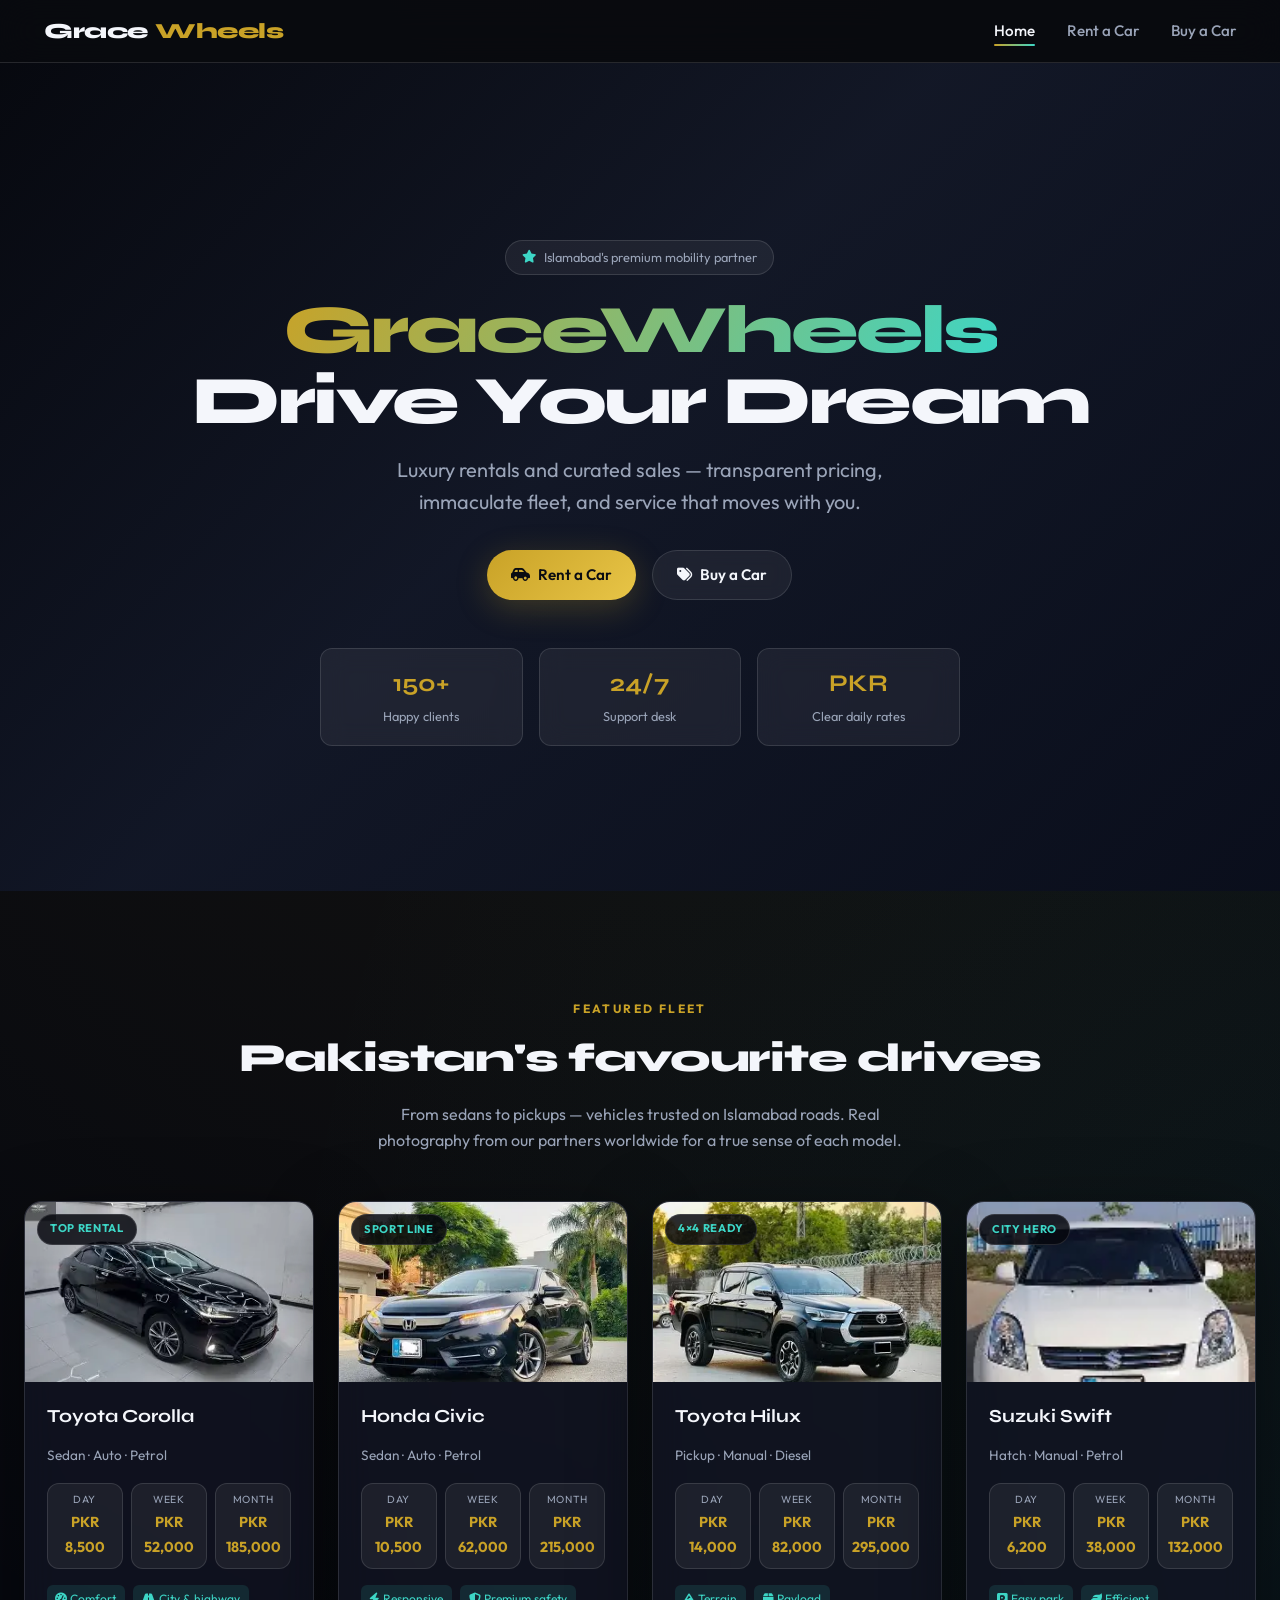
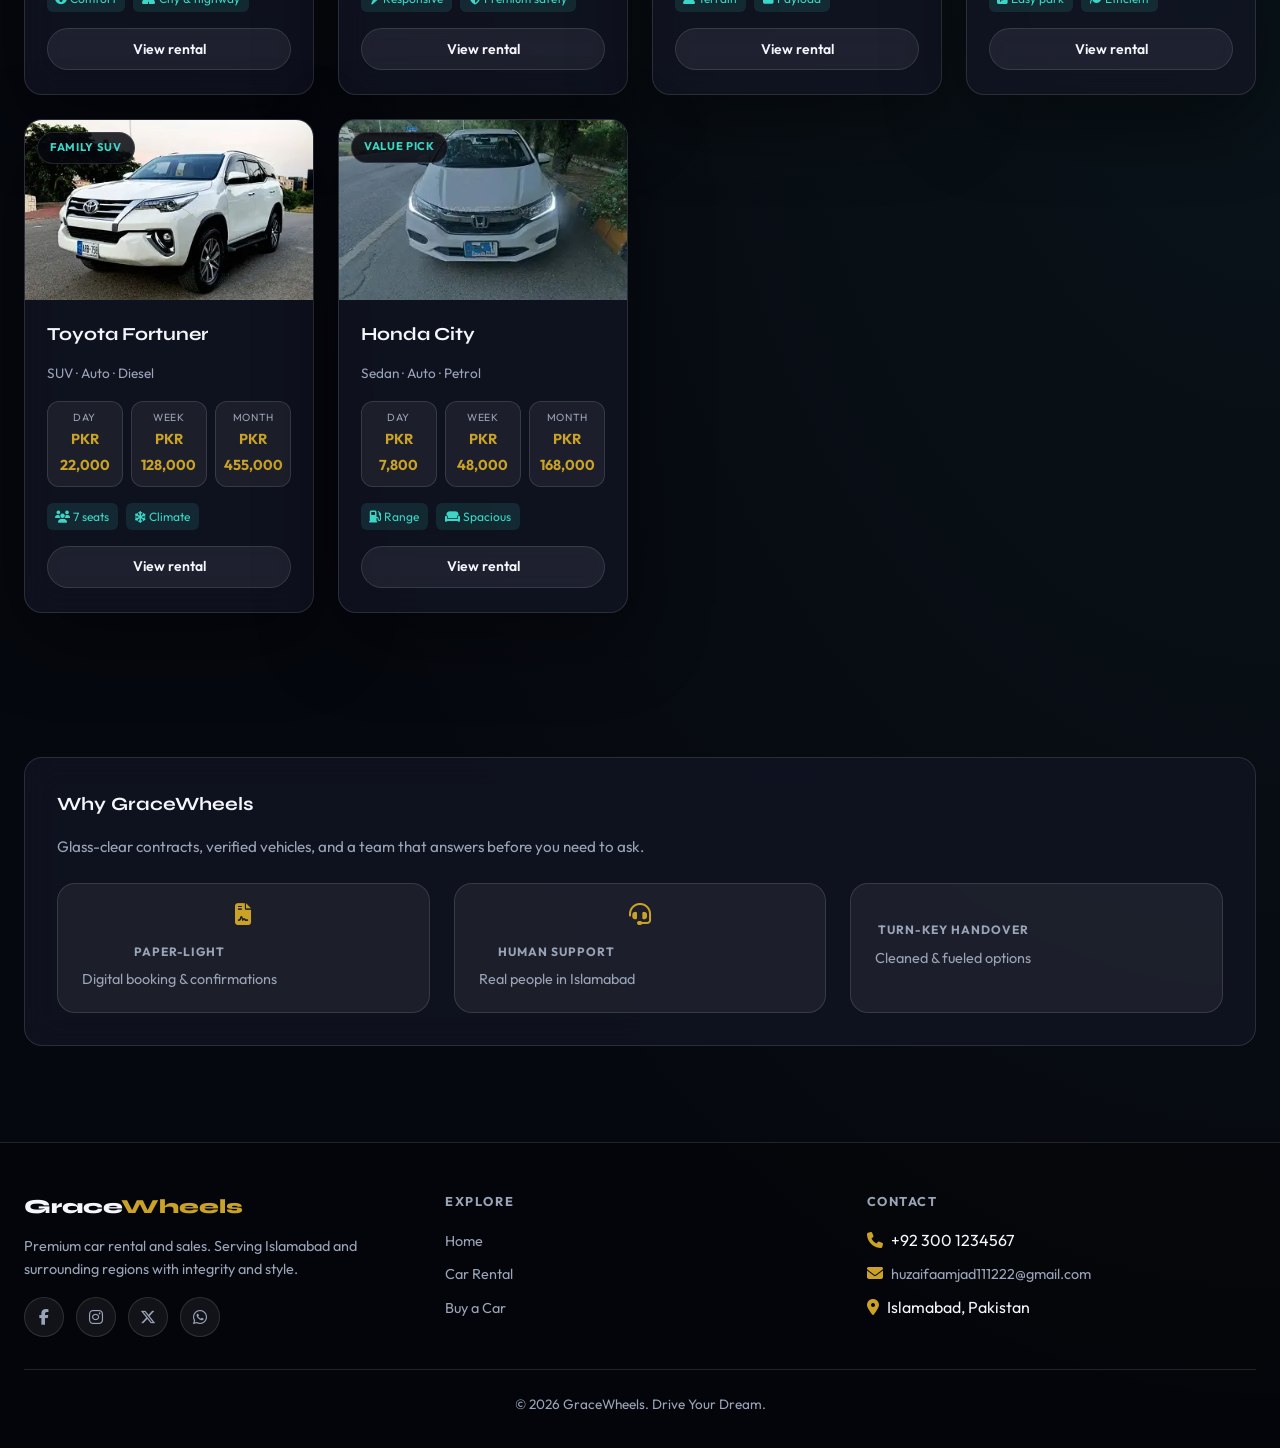
<file: index.html>
<!DOCTYPE html>
<html lang="en">
  <head>
    <meta charset="UTF-8" />
    <meta name="viewport" content="width=device-width, initial-scale=1.0" />
    <meta
      name="description"
      content="GraceWheels — Premium car rental and sales in Islamabad, Pakistan. Drive your dream."
    />
    <title>GraceWheels | Drive Your Dream</title>
    <link rel="preconnect" href="https://fonts.googleapis.com" />
    <link rel="preconnect" href="https://fonts.gstatic.com" crossorigin />
    <link
      href="https://fonts.googleapis.com/css2?family=Outfit:wght@300;400;500;600;700&family=Syne:wght@600;700;800&display=swap"
      rel="stylesheet"
    />
    <link
      rel="stylesheet"
      href="https://cdnjs.cloudflare.com/ajax/libs/font-awesome/6.5.1/css/all.min.css"
      integrity="sha512-DTOQO9RWCH3ppGqcWaEA1BIZOC6xxalwEsw9c2QQeAIftl+Vegovlnee1c9QX4TctnWMn13TZye+giMm8e2LwA=="
      crossorigin="anonymous"
      referrerpolicy="no-referrer"
    />
    <link rel="stylesheet" href="css/styles.css" />
  </head>
  <body>
    <div class="page-loader" id="pageLoader" aria-hidden="true">
      <div class="loader-inner">
        <div class="loader-ring" role="presentation"></div>
        <p class="loader-text">GraceWheels</p>
      </div>
    </div>

    <header class="site-header" id="siteHeader">
      <nav class="nav-inner" aria-label="Main navigation">
        <a href="index.html" class="logo">Grace<span>Wheels</span></a>
        <button class="nav-toggle" id="navToggle" type="button" aria-label="Toggle menu" aria-expanded="false">
          <span></span>
          <span></span>
          <span></span>
        </button>
        <ul class="nav-links" id="navLinks">
          <li><a href="index.html" class="active">Home</a></li>
          <li><a href="rental.html">Rent a Car</a></li>
          <li><a href="selling.html">Buy a Car</a></li>
        </ul>
      </nav>
    </header>

    <main>
      <section class="hero" aria-labelledby="heroTitle">
        <div class="hero-media">
          <video autoplay muted loop playsinline poster="https://images.unsplash.com/photo-1492144534655-ae79c964c9d7?w=1920&q=80">
            <source src="https://videos.pexels.com/video-files/3045163/3045163-hd_1920_1080_30fps.mp4" type="video/mp4" />
          </video>
          <div class="hero-overlay"></div>
        </div>
        <div class="hero-content">
          <div class="hero-badge">
            <i class="fa-solid fa-star"></i>
            Islamabad&apos;s premium mobility partner
          </div>
          <h1 id="heroTitle" class="hero-title">
            <span class="highlight">GraceWheels</span><br />
            Drive Your Dream
          </h1>
          <p class="hero-tagline">
            Luxury rentals and curated sales — transparent pricing, immaculate fleet, and service that moves with you.
          </p>
          <div class="hero-actions">
            <a href="rental.html" class="btn btn-primary"><i class="fa-solid fa-car-side"></i> Rent a Car</a>
            <a href="selling.html" class="btn btn-outline"><i class="fa-solid fa-tags"></i> Buy a Car</a>
          </div>
          <div class="hero-stats">
            <div class="hero-stat">
              <strong>150+</strong>
              <span>Happy clients</span>
            </div>
            <div class="hero-stat">
              <strong>24/7</strong>
              <span>Support desk</span>
            </div>
            <div class="hero-stat">
              <strong>PKR</strong>
              <span>Clear daily rates</span>
            </div>
          </div>
        </div>
      </section>

      <section class="section" id="featured">
        <div class="container">
          <div class="section-head reveal">
            <p class="section-label">Featured Fleet</p>
            <h2 class="section-title">Pakistan&apos;s favourite drives</h2>
            <p class="section-desc">
              From sedans to pickups — vehicles trusted on Islamabad roads. Real photography from our partners worldwide for a true sense of each model.
            </p>
          </div>
          <div class="cards-grid">
            <article class="car-card reveal">
              <div class="car-card-image">
                <img
                  src="assets/corrolla.webp"
                  alt="Toyota Corolla sedan"
                  loading="lazy"
                  width="800"
                  height="500"
                />
                <span class="car-card-badge">Top rental</span>
              </div>
              <div class="car-card-body">
                <h3 class="car-card-title">Toyota Corolla</h3>
                <p class="car-card-meta">Sedan · Auto · Petrol</p>
                <div class="price-row">
                  <div class="price-pill"><small>Day</small><strong>PKR 8,500</strong></div>
                  <div class="price-pill"><small>Week</small><strong>PKR 52,000</strong></div>
                  <div class="price-pill"><small>Month</small><strong>PKR 185,000</strong></div>
                </div>
                <div class="car-features">
                  <span><i class="fa-solid fa-gauge-high"></i> Comfort</span>
                  <span><i class="fa-solid fa-road"></i> City &amp; highway</span>
                </div>
                <a href="rental.html" class="btn btn-outline btn-sm" style="width: 100%">View rental</a>
              </div>
            </article>

            <article class="car-card reveal">
              <div class="car-card-image">
                <img
                  src="assets/civic.webp"
                  alt="Honda Civic"
                  loading="lazy"
                  width="800"
                  height="500"
                />
                <span class="car-card-badge">Sport line</span>
              </div>
              <div class="car-card-body">
                <h3 class="car-card-title">Honda Civic</h3>
                <p class="car-card-meta">Sedan · Auto · Petrol</p>
                <div class="price-row">
                  <div class="price-pill"><small>Day</small><strong>PKR 10,500</strong></div>
                  <div class="price-pill"><small>Week</small><strong>PKR 62,000</strong></div>
                  <div class="price-pill"><small>Month</small><strong>PKR 215,000</strong></div>
                </div>
                <div class="car-features">
                  <span><i class="fa-solid fa-bolt"></i> Responsive</span>
                  <span><i class="fa-solid fa-shield-halved"></i> Premium safety</span>
                </div>
                <a href="rental.html" class="btn btn-outline btn-sm" style="width: 100%">View rental</a>
              </div>
            </article>

            <article class="car-card reveal">
              <div class="car-card-image">
                <img
                  src="assets/hilux.webp"
                  alt="Pickup truck similar to Toyota Hilux"
                  loading="lazy"
                  width="800"
                  height="500"
                />
                <span class="car-card-badge">4×4 ready</span>
              </div>
              <div class="car-card-body">
                <h3 class="car-card-title">Toyota Hilux</h3>
                <p class="car-card-meta">Pickup · Manual · Diesel</p>
                <div class="price-row">
                  <div class="price-pill"><small>Day</small><strong>PKR 14,000</strong></div>
                  <div class="price-pill"><small>Week</small><strong>PKR 82,000</strong></div>
                  <div class="price-pill"><small>Month</small><strong>PKR 295,000</strong></div>
                </div>
                <div class="car-features">
                  <span><i class="fa-solid fa-mountain"></i> Terrain</span>
                  <span><i class="fa-solid fa-box"></i> Payload</span>
                </div>
                <a href="rental.html" class="btn btn-outline btn-sm" style="width: 100%">View rental</a>
              </div>
            </article>

            <article class="car-card reveal">
              <div class="car-card-image">
                <img
                  src="assets/swift.webp"
                  alt="Suzuki Swift compact car"
                  loading="lazy"
                  width="800"
                  height="500"
                />
                <span class="car-card-badge">City hero</span>
              </div>
              <div class="car-card-body">
                <h3 class="car-card-title">Suzuki Swift</h3>
                <p class="car-card-meta">Hatch · Manual · Petrol</p>
                <div class="price-row">
                  <div class="price-pill"><small>Day</small><strong>PKR 6,200</strong></div>
                  <div class="price-pill"><small>Week</small><strong>PKR 38,000</strong></div>
                  <div class="price-pill"><small>Month</small><strong>PKR 132,000</strong></div>
                </div>
                <div class="car-features">
                  <span><i class="fa-solid fa-parking"></i> Easy park</span>
                  <span><i class="fa-solid fa-leaf"></i> Efficient</span>
                </div>
                <a href="rental.html" class="btn btn-outline btn-sm" style="width: 100%">View rental</a>
              </div>
            </article>

            <article class="car-card reveal">
              <div class="car-card-image">
                <img
                  src="assets/fortuner.webp"
                  alt="SUV vehicle"
                  loading="lazy"
                  width="800"
                  height="500"
                />
                <span class="car-card-badge">Family SUV</span>
              </div>
              <div class="car-card-body">
                <h3 class="car-card-title">Toyota Fortuner</h3>
                <p class="car-card-meta">SUV · Auto · Diesel</p>
                <div class="price-row">
                  <div class="price-pill"><small>Day</small><strong>PKR 22,000</strong></div>
                  <div class="price-pill"><small>Week</small><strong>PKR 128,000</strong></div>
                  <div class="price-pill"><small>Month</small><strong>PKR 455,000</strong></div>
                </div>
                <div class="car-features">
                  <span><i class="fa-solid fa-users"></i> 7 seats</span>
                  <span><i class="fa-solid fa-snowflake"></i> Climate</span>
                </div>
                <a href="rental.html" class="btn btn-outline btn-sm" style="width: 100%">View rental</a>
              </div>
            </article>

            <article class="car-card reveal">
              <div class="car-card-image">
                <img
                  src="assets/city.webp"
                  alt="Compact sedan Honda City style"
                  loading="lazy"
                  width="800"
                  height="500"
                />
                <span class="car-card-badge">Value pick</span>
              </div>
              <div class="car-card-body">
                <h3 class="car-card-title">Honda City</h3>
                <p class="car-card-meta">Sedan · Auto · Petrol</p>
                <div class="price-row">
                  <div class="price-pill"><small>Day</small><strong>PKR 7,800</strong></div>
                  <div class="price-pill"><small>Week</small><strong>PKR 48,000</strong></div>
                  <div class="price-pill"><small>Month</small><strong>PKR 168,000</strong></div>
                </div>
                <div class="car-features">
                  <span><i class="fa-solid fa-gas-pump"></i> Range</span>
                  <span><i class="fa-solid fa-couch"></i> Spacious</span>
                </div>
                <a href="rental.html" class="btn btn-outline btn-sm" style="width: 100%">View rental</a>
              </div>
            </article>
          </div>
        </div>
      </section>

      <section class="section" style="padding-top: 0">
        <div class="container">
          <div class="form-panel reveal">
            <h3 class="mt-0">Why GraceWheels</h3>
            <p>Glass-clear contracts, verified vehicles, and a team that answers before you need to ask.</p>
            <div class="cards-grid" style="grid-template-columns: repeat(auto-fit, minmax(200px, 1fr))">
              <div class="contact-card" style="flex-direction: column; text-align: center">
                <i class="fa-solid fa-file-contract" style="margin: 0 auto"></i>
                <div>
                  <strong style="display: block; margin-bottom: 0.35rem">Paper-light</strong>
                  <span style="font-size: 0.9rem; color: var(--text-muted)">Digital booking &amp; confirmations</span>
                </div>
              </div>
              <div class="contact-card" style="flex-direction: column; text-align: center">
                <i class="fa-solid fa-headset" style="margin: 0 auto"></i>
                <div>
                  <strong style="display: block; margin-bottom: 0.35rem">Human support</strong>
                  <span style="font-size: 0.9rem; color: var(--text-muted)">Real people in Islamabad</span>
                </div>
              </div>
              <div class="contact-card" style="flex-direction: column; text-align: center">
                <i class="fa-solid fa-sparkles" style="margin: 0 auto"></i>
                <div>
                  <strong style="display: block; margin-bottom: 0.35rem">Turn-key handover</strong>
                  <span style="font-size: 0.9rem; color: var(--text-muted)">Cleaned &amp; fueled options</span>
                </div>
              </div>
            </div>
          </div>
        </div>
      </section>
    </main>

    <footer class="site-footer">
      <div class="footer-inner">
        <div class="footer-col">
          <div class="footer-brand">Grace<span>Wheels</span></div>
          <p>Premium car rental and sales. Serving Islamabad and surrounding regions with integrity and style.</p>
          <div class="social-row">
            <a href="https://facebook.com" aria-label="Facebook" target="_blank" rel="noopener noreferrer"
              ><i class="fa-brands fa-facebook-f"></i
            ></a>
            <a href="https://instagram.com" aria-label="Instagram" target="_blank" rel="noopener noreferrer"
              ><i class="fa-brands fa-instagram"></i
            ></a>
            <a href="https://twitter.com" aria-label="X" target="_blank" rel="noopener noreferrer"
              ><i class="fa-brands fa-x-twitter"></i
            ></a>
            <a href="https://wa.me/923001234567" aria-label="WhatsApp" target="_blank" rel="noopener noreferrer"
              ><i class="fa-brands fa-whatsapp"></i
            ></a>
          </div>
        </div>
        <div class="footer-col">
          <h4>Explore</h4>
          <ul class="footer-links">
            <li><a href="index.html">Home</a></li>
            <li><a href="rental.html">Car Rental</a></li>
            <li><a href="selling.html">Buy a Car</a></li>
          </ul>
        </div>
        <div class="footer-col">
          <h4>Contact</h4>
          <ul class="footer-links">
            <li><i class="fa-solid fa-phone" style="color: var(--accent); margin-right: 0.35rem"></i> +92 300 1234567</li>
            <li>
              <i class="fa-solid fa-envelope" style="color: var(--accent); margin-right: 0.35rem"></i>
              <a href="mailto:huzaifaamjad111222@gmail.com">huzaifaamjad111222@gmail.com</a>
            </li>
            <li><i class="fa-solid fa-location-dot" style="color: var(--accent); margin-right: 0.35rem"></i> Islamabad, Pakistan</li>
          </ul>
        </div>
      </div>
      <p class="footer-bottom">&copy; <span id="year"></span> GraceWheels. Drive Your Dream.</p>
    </footer>

    <button type="button" class="scroll-top" id="scrollTop" aria-label="Scroll to top">
      <i class="fa-solid fa-arrow-up"></i>
    </button>

    <script src="js/main.js"></script>
  </body>
</html>
</file>
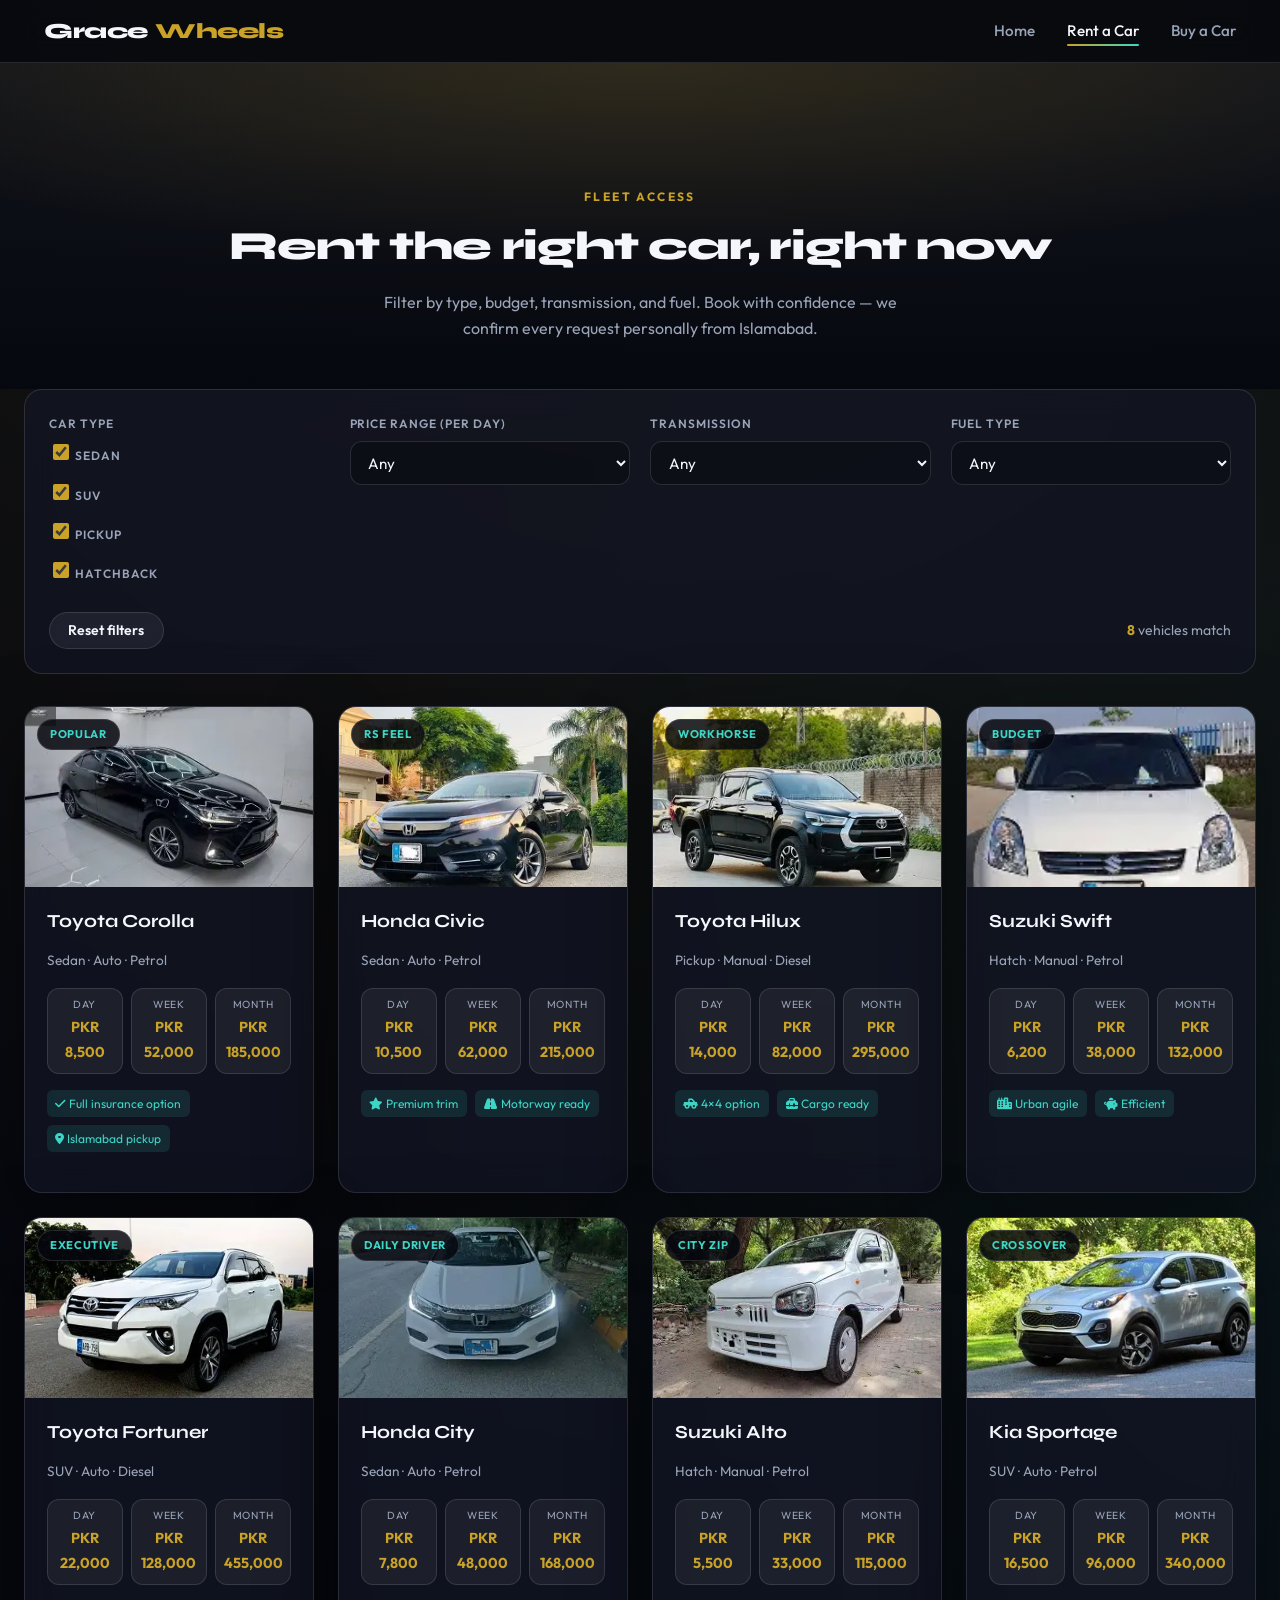
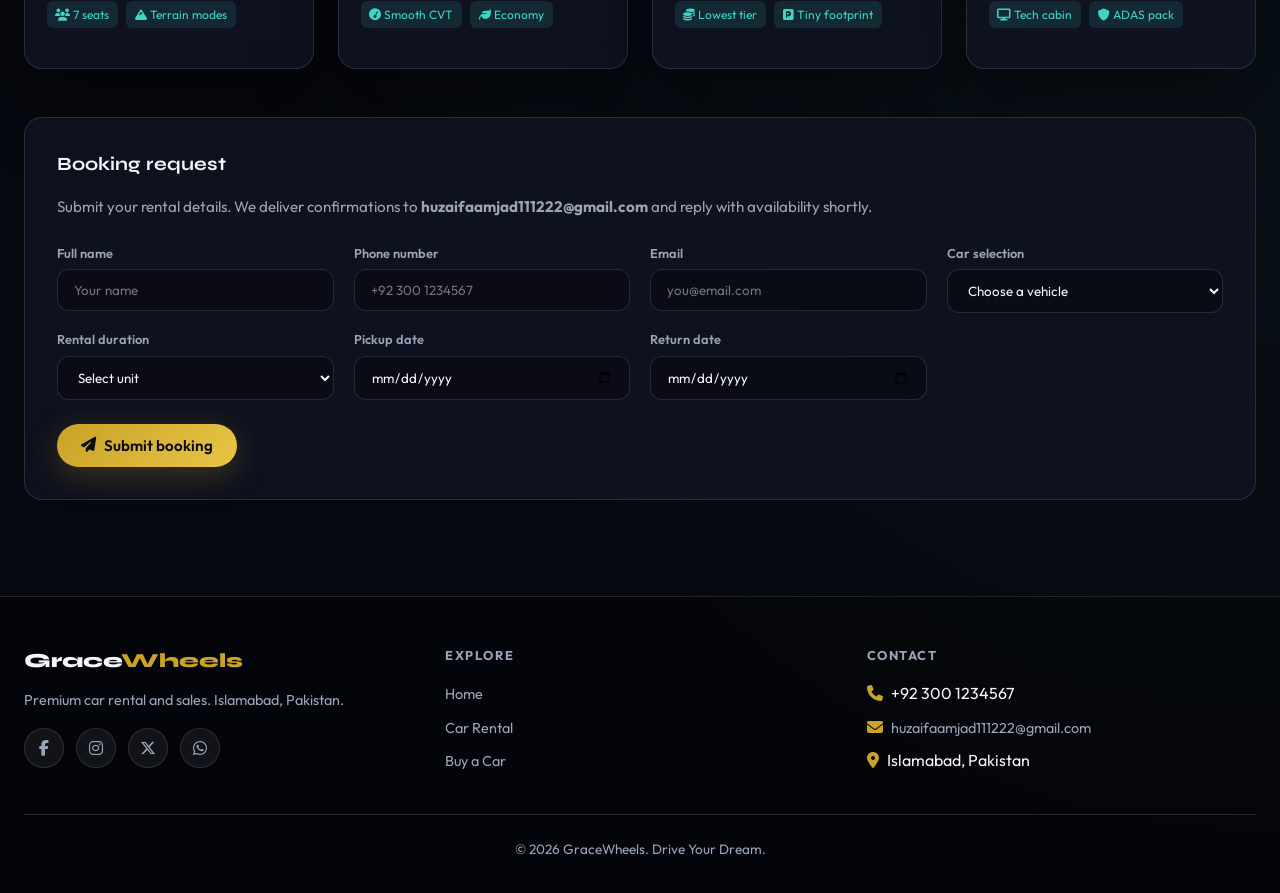
<file: rental.html>
<!DOCTYPE html>
<html lang="en">
  <head>
    <meta charset="UTF-8" />
    <meta name="viewport" content="width=device-width, initial-scale=1.0" />
    <meta name="description" content="Rent Toyota Corolla, Honda Civic, Hilux and more with GraceWheels Islamabad." />
    <title>Car Rental | GraceWheels</title>
    <link rel="preconnect" href="https://fonts.googleapis.com" />
    <link rel="preconnect" href="https://fonts.gstatic.com" crossorigin />
    <link
      href="https://fonts.googleapis.com/css2?family=Outfit:wght@300;400;500;600;700&family=Syne:wght@600;700;800&display=swap"
      rel="stylesheet"
    />
    <link
      rel="stylesheet"
      href="https://cdnjs.cloudflare.com/ajax/libs/font-awesome/6.5.1/css/all.min.css"
      integrity="sha512-DTOQO9RWCH3ppGqcWaEA1BIZOC6xxalwEsw9c2QQeAIftl+Vegovlnee1c9QX4TctnWMn13TZye+giMm8e2LwA=="
      crossorigin="anonymous"
      referrerpolicy="no-referrer"
    />
    <link rel="stylesheet" href="css/styles.css" />
  </head>
  <body>
    <div class="page-loader" id="pageLoader" aria-hidden="true">
      <div class="loader-inner">
        <div class="loader-ring" role="presentation"></div>
        <p class="loader-text">GraceWheels</p>
      </div>
    </div>

    <header class="site-header" id="siteHeader">
      <nav class="nav-inner" aria-label="Main navigation">
        <a href="index.html" class="logo">Grace<span>Wheels</span></a>
        <button class="nav-toggle" id="navToggle" type="button" aria-label="Toggle menu" aria-expanded="false">
          <span></span>
          <span></span>
          <span></span>
        </button>
        <ul class="nav-links" id="navLinks">
          <li><a href="index.html">Home</a></li>
          <li><a href="rental.html" class="active">Rent a Car</a></li>
          <li><a href="selling.html">Buy a Car</a></li>
        </ul>
      </nav>
    </header>

    <main>
      <section class="page-hero">
        <div class="container">
          <p class="section-label reveal">Fleet access</p>
          <h1 class="section-title reveal">Rent the right car, right now</h1>
          <p class="section-desc reveal">
            Filter by type, budget, transmission, and fuel. Book with confidence — we confirm every request personally from Islamabad.
          </p>
        </div>
      </section>

      <section class="section" style="padding-top: 0">
        <div class="container">
          <div class="filters-panel reveal">
            <div class="filters-grid">
              <div class="filter-group">
                <label>Car type</label>
                <div class="checkbox-group" id="filterType">
                  <label class="checkbox-row"><input type="checkbox" value="sedan" checked /> Sedan</label>
                  <label class="checkbox-row"><input type="checkbox" value="suv" checked /> SUV</label>
                  <label class="checkbox-row"><input type="checkbox" value="pickup" checked /> Pickup</label>
                  <label class="checkbox-row"><input type="checkbox" value="hatch" checked /> Hatchback</label>
                </div>
              </div>
              <div class="filter-group">
                <label for="priceRange">Price range (per day)</label>
                <select id="priceRange" aria-label="Price range filter">
                  <option value="any">Any</option>
                  <option value="0-8000">Under PKR 8,000</option>
                  <option value="8000-12000">PKR 8,000 – 12,000</option>
                  <option value="12000-999999">Above PKR 12,000</option>
                </select>
              </div>
              <div class="filter-group">
                <label for="transmission">Transmission</label>
                <select id="transmission" aria-label="Transmission filter">
                  <option value="any">Any</option>
                  <option value="auto">Automatic</option>
                  <option value="manual">Manual</option>
                </select>
              </div>
              <div class="filter-group">
                <label for="fuelType">Fuel type</label>
                <select id="fuelType" aria-label="Fuel type filter">
                  <option value="any">Any</option>
                  <option value="petrol">Petrol</option>
                  <option value="diesel">Diesel</option>
                </select>
              </div>
            </div>
            <div class="filter-actions">
              <button type="button" class="btn btn-outline btn-sm" id="resetFilters">Reset filters</button>
              <span class="result-count" id="rentalCount"><strong>0</strong> vehicles match</span>
            </div>
          </div>

          <div class="cards-grid" id="rentalGrid">
            <article
              class="car-card rental-card"
              data-type="sedan"
              data-day="8500"
              data-trans="auto"
              data-fuel="petrol"
            >
              <div class="car-card-image">
                <img src="assets/corrolla.webp" alt="Toyota Corolla" loading="lazy" />
                <span class="car-card-badge">Popular</span>
              </div>
              <div class="car-card-body">
                <h3 class="car-card-title">Toyota Corolla</h3>
                <p class="car-card-meta">Sedan · Auto · Petrol</p>
                <div class="price-row">
                  <div class="price-pill"><small>Day</small><strong>PKR 8,500</strong></div>
                  <div class="price-pill"><small>Week</small><strong>PKR 52,000</strong></div>
                  <div class="price-pill"><small>Month</small><strong>PKR 185,000</strong></div>
                </div>
                <div class="car-features">
                  <span><i class="fa-solid fa-check"></i> Full insurance option</span>
                  <span><i class="fa-solid fa-location-dot"></i> Islamabad pickup</span>
                </div>
              </div>
            </article>

            <article
              class="car-card rental-card"
              data-type="sedan"
              data-day="10500"
              data-trans="auto"
              data-fuel="petrol"
            >
              <div class="car-card-image">
                <img src="assets/civic.webp" alt="Honda Civic" loading="lazy" />
                <span class="car-card-badge">RS feel</span>
              </div>
              <div class="car-card-body">
                <h3 class="car-card-title">Honda Civic</h3>
                <p class="car-card-meta">Sedan · Auto · Petrol</p>
                <div class="price-row">
                  <div class="price-pill"><small>Day</small><strong>PKR 10,500</strong></div>
                  <div class="price-pill"><small>Week</small><strong>PKR 62,000</strong></div>
                  <div class="price-pill"><small>Month</small><strong>PKR 215,000</strong></div>
                </div>
                <div class="car-features">
                  <span><i class="fa-solid fa-star"></i> Premium trim</span>
                  <span><i class="fa-solid fa-road"></i> Motorway ready</span>
                </div>
              </div>
            </article>

            <article
              class="car-card rental-card"
              data-type="pickup"
              data-day="14000"
              data-trans="manual"
              data-fuel="diesel"
            >
              <div class="car-card-image">
                <img src="assets/hilux.webp" alt="Toyota Hilux class pickup" loading="lazy" />
                <span class="car-card-badge">Workhorse</span>
              </div>
              <div class="car-card-body">
                <h3 class="car-card-title">Toyota Hilux</h3>
                <p class="car-card-meta">Pickup · Manual · Diesel</p>
                <div class="price-row">
                  <div class="price-pill"><small>Day</small><strong>PKR 14,000</strong></div>
                  <div class="price-pill"><small>Week</small><strong>PKR 82,000</strong></div>
                  <div class="price-pill"><small>Month</small><strong>PKR 295,000</strong></div>
                </div>
                <div class="car-features">
                  <span><i class="fa-solid fa-truck-pickup"></i> 4×4 option</span>
                  <span><i class="fa-solid fa-toolbox"></i> Cargo ready</span>
                </div>
              </div>
            </article>

            <article class="car-card rental-card" data-type="hatch" data-day="6200" data-trans="manual" data-fuel="petrol">
              <div class="car-card-image">
                <img src="assets/swift.webp" alt="Suzuki Swift" loading="lazy" />
                <span class="car-card-badge">Budget</span>
              </div>
              <div class="car-card-body">
                <h3 class="car-card-title">Suzuki Swift</h3>
                <p class="car-card-meta">Hatch · Manual · Petrol</p>
                <div class="price-row">
                  <div class="price-pill"><small>Day</small><strong>PKR 6,200</strong></div>
                  <div class="price-pill"><small>Week</small><strong>PKR 38,000</strong></div>
                  <div class="price-pill"><small>Month</small><strong>PKR 132,000</strong></div>
                </div>
                <div class="car-features">
                  <span><i class="fa-solid fa-city"></i> Urban agile</span>
                  <span><i class="fa-solid fa-piggy-bank"></i> Efficient</span>
                </div>
              </div>
            </article>

            <article class="car-card rental-card" data-type="suv" data-day="22000" data-trans="auto" data-fuel="diesel">
              <div class="car-card-image">
                <img src="assets/fortuner.webp" alt="Toyota Fortuner" loading="lazy" />
                <span class="car-card-badge">Executive</span>
              </div>
              <div class="car-card-body">
                <h3 class="car-card-title">Toyota Fortuner</h3>
                <p class="car-card-meta">SUV · Auto · Diesel</p>
                <div class="price-row">
                  <div class="price-pill"><small>Day</small><strong>PKR 22,000</strong></div>
                  <div class="price-pill"><small>Week</small><strong>PKR 128,000</strong></div>
                  <div class="price-pill"><small>Month</small><strong>PKR 455,000</strong></div>
                </div>
                <div class="car-features">
                  <span><i class="fa-solid fa-users"></i> 7 seats</span>
                  <span><i class="fa-solid fa-mountain"></i> Terrain modes</span>
                </div>
              </div>
            </article>

            <article class="car-card rental-card" data-type="sedan" data-day="7800" data-trans="auto" data-fuel="petrol">
              <div class="car-card-image">
                <img src="assets/city.webp" alt="Honda City" loading="lazy" />
                <span class="car-card-badge">Daily driver</span>
              </div>
              <div class="car-card-body">
                <h3 class="car-card-title">Honda City</h3>
                <p class="car-card-meta">Sedan · Auto · Petrol</p>
                <div class="price-row">
                  <div class="price-pill"><small>Day</small><strong>PKR 7,800</strong></div>
                  <div class="price-pill"><small>Week</small><strong>PKR 48,000</strong></div>
                  <div class="price-pill"><small>Month</small><strong>PKR 168,000</strong></div>
                </div>
                <div class="car-features">
                  <span><i class="fa-solid fa-gauge-simple-high"></i> Smooth CVT</span>
                  <span><i class="fa-solid fa-leaf"></i> Economy</span>
                </div>
              </div>
            </article>

            <article class="car-card rental-card" data-type="hatch" data-day="5500" data-trans="manual" data-fuel="petrol">
              <div class="car-card-image">
                <img src="assets/alto.webp" alt="Suzuki Alto compact" loading="lazy" />
                <span class="car-card-badge">City zip</span>
              </div>
              <div class="car-card-body">
                <h3 class="car-card-title">Suzuki Alto</h3>
                <p class="car-card-meta">Hatch · Manual · Petrol</p>
                <div class="price-row">
                  <div class="price-pill"><small>Day</small><strong>PKR 5,500</strong></div>
                  <div class="price-pill"><small>Week</small><strong>PKR 33,000</strong></div>
                  <div class="price-pill"><small>Month</small><strong>PKR 115,000</strong></div>
                </div>
                <div class="car-features">
                  <span><i class="fa-solid fa-coins"></i> Lowest tier</span>
                  <span><i class="fa-solid fa-parking"></i> Tiny footprint</span>
                </div>
              </div>
            </article>

            <article class="car-card rental-card" data-type="suv" data-day="16500" data-trans="auto" data-fuel="petrol">
              <div class="car-card-image">
                <img src="assets/sportage.webp" alt="SUV crossover style Kia Sportage" loading="lazy" />
                <span class="car-card-badge">Crossover</span>
              </div>
              <div class="car-card-body">
                <h3 class="car-card-title">Kia Sportage</h3>
                <p class="car-card-meta">SUV · Auto · Petrol</p>
                <div class="price-row">
                  <div class="price-pill"><small>Day</small><strong>PKR 16,500</strong></div>
                  <div class="price-pill"><small>Week</small><strong>PKR 96,000</strong></div>
                  <div class="price-pill"><small>Month</small><strong>PKR 340,000</strong></div>
                </div>
                <div class="car-features">
                  <span><i class="fa-solid fa-display"></i> Tech cabin</span>
                  <span><i class="fa-solid fa-shield"></i> ADAS pack</span>
                </div>
              </div>
            </article>
          </div>

          <div class="form-panel reveal" id="booking">
            <h3 class="mt-0">Booking request</h3>
            <p>
              Submit your rental details. We deliver confirmations to <strong>huzaifaamjad111222@gmail.com</strong> and reply with availability shortly.
            </p>

            <div class="form-status success" id="bookingSuccess" role="status" aria-live="polite" hidden></div>
            <div class="form-status error" id="bookingError" role="alert" aria-live="assertive" hidden></div>

            <form class="booking-form" id="bookingForm" novalidate>
              <div class="form-field">
                <label for="bkName">Full name</label>
                <input type="text" id="bkName" name="name" required autocomplete="name" placeholder="Your name" />
                <span class="field-error">Please enter your name.</span>
              </div>
              <div class="form-field">
                <label for="bkPhone">Phone number</label>
                <input type="tel" id="bkPhone" name="phone" required autocomplete="tel" placeholder="+92 300 1234567" />
                <span class="field-error">Enter a valid phone number.</span>
              </div>
              <div class="form-field">
                <label for="bkEmail">Email</label>
                <input type="email" id="bkEmail" name="email" required autocomplete="email" placeholder="you@email.com" />
                <span class="field-error">Enter a valid email.</span>
              </div>
              <div class="form-field">
                <label for="bkCar">Car selection</label>
                <select id="bkCar" name="car" required>
                  <option value="">Choose a vehicle</option>
                  <option>Toyota Corolla</option>
                  <option>Honda Civic</option>
                  <option>Toyota Hilux</option>
                  <option>Suzuki Swift</option>
                  <option>Toyota Fortuner</option>
                  <option>Honda City</option>
                  <option>Suzuki Alto</option>
                  <option>Kia Sportage</option>
                </select>
                <span class="field-error">Select a car.</span>
              </div>
              <div class="form-field">
                <label for="bkDuration">Rental duration</label>
                <select id="bkDuration" name="duration_type" required>
                  <option value="">Select unit</option>
                  <option value="Day">Per day</option>
                  <option value="Week">Per week</option>
                  <option value="Month">Per month</option>
                </select>
                <span class="field-error">Choose duration type.</span>
              </div>
              <div class="form-field">
                <label for="bkPickup">Pickup date</label>
                <input type="date" id="bkPickup" name="pickup_date" required />
                <span class="field-error">Pick a pickup date.</span>
              </div>
              <div class="form-field">
                <label for="bkReturn">Return date</label>
                <input type="date" id="bkReturn" name="return_date" required />
                <span class="field-error">Return must be after pickup.</span>
              </div>
              <input type="hidden" name="_subject" value="GraceWheels — New rental booking" />
              <input type="hidden" name="_template" value="table" />
              <input type="hidden" name="_captcha" value="false" />
              <div class="form-submit-wrap">
                <button type="submit" class="btn btn-primary" id="bookingSubmit">
                  <i class="fa-solid fa-paper-plane"></i> Submit booking
                </button>
              </div>
            </form>
          </div>
        </div>
      </section>
    </main>

    <footer class="site-footer">
      <div class="footer-inner">
        <div class="footer-col">
          <div class="footer-brand">Grace<span>Wheels</span></div>
          <p>Premium car rental and sales. Islamabad, Pakistan.</p>
          <div class="social-row">
            <a href="https://facebook.com" aria-label="Facebook" target="_blank" rel="noopener noreferrer"
              ><i class="fa-brands fa-facebook-f"></i
            ></a>
            <a href="https://instagram.com" aria-label="Instagram" target="_blank" rel="noopener noreferrer"
              ><i class="fa-brands fa-instagram"></i
            ></a>
            <a href="https://twitter.com" aria-label="X" target="_blank" rel="noopener noreferrer"
              ><i class="fa-brands fa-x-twitter"></i
            ></a>
            <a href="https://wa.me/923001234567" aria-label="WhatsApp" target="_blank" rel="noopener noreferrer"
              ><i class="fa-brands fa-whatsapp"></i
            ></a>
          </div>
        </div>
        <div class="footer-col">
          <h4>Explore</h4>
          <ul class="footer-links">
            <li><a href="index.html">Home</a></li>
            <li><a href="rental.html">Car Rental</a></li>
            <li><a href="selling.html">Buy a Car</a></li>
          </ul>
        </div>
        <div class="footer-col">
          <h4>Contact</h4>
          <ul class="footer-links">
            <li><i class="fa-solid fa-phone" style="color: var(--accent); margin-right: 0.35rem"></i> +92 300 1234567</li>
            <li>
              <i class="fa-solid fa-envelope" style="color: var(--accent); margin-right: 0.35rem"></i>
              <a href="mailto:huzaifaamjad111222@gmail.com">huzaifaamjad111222@gmail.com</a>
            </li>
            <li><i class="fa-solid fa-location-dot" style="color: var(--accent); margin-right: 0.35rem"></i> Islamabad, Pakistan</li>
          </ul>
        </div>
      </div>
      <p class="footer-bottom">&copy; <span id="year"></span> GraceWheels. Drive Your Dream.</p>
    </footer>

    <button type="button" class="scroll-top" id="scrollTop" aria-label="Scroll to top">
      <i class="fa-solid fa-arrow-up"></i>
    </button>

    <script src="js/main.js"></script>
    <script src="js/rental.js"></script>
  </body>
</html>
</file>
<file: css/styles.css>
/* GraceWheels — Premium automotive theme */
:root {
  --bg-deep: #06080f;
  --bg-card: rgba(18, 22, 36, 0.72);
  --bg-glass: rgba(255, 255, 255, 0.06);
  --border-glass: rgba(255, 255, 255, 0.12);
  --text: #f4f6fb;
  --text-muted: #9aa4b8;
  --accent: #c9a227;
  --accent-soft: rgba(201, 162, 39, 0.25);
  --accent-2: #3dd6c6;
  --gradient-hero: linear-gradient(
    135deg,
    rgba(6, 8, 15, 0.92) 0%,
    rgba(18, 24, 42, 0.85) 45%,
    rgba(10, 14, 28, 0.96) 100%
  );
  --shadow-soft: 0 24px 80px rgba(0, 0, 0, 0.45);
  --radius: 18px;
  --radius-sm: 12px;
  --font-sans: "Outfit", system-ui, sans-serif;
  --font-display: "Syne", var(--font-sans);
  --transition: 0.35s cubic-bezier(0.22, 1, 0.36, 1);
}

*,
*::before,
*::after {
  box-sizing: border-box;
}

html {
  scroll-behavior: smooth;
}

body {
  margin: 0;
  font-family: var(--font-sans);
  font-size: 1rem;
  line-height: 1.6;
  color: var(--text);
  background: var(--bg-deep);
  background-image:
    radial-gradient(ellipse 120% 80% at 50% -20%, rgba(201, 162, 39, 0.12), transparent),
    radial-gradient(ellipse 80% 50% at 100% 50%, rgba(61, 214, 198, 0.06), transparent);
  min-height: 100vh;
  overflow-x: hidden;
}

img {
  max-width: 100%;
  height: auto;
  display: block;
}

a {
  color: inherit;
  text-decoration: none;
}

/* Page loader */
.page-loader {
  position: fixed;
  inset: 0;
  z-index: 9999;
  display: flex;
  align-items: center;
  justify-content: center;
  background: var(--bg-deep);
  transition: opacity 0.6s ease, visibility 0.6s ease;
}

.page-loader.done {
  opacity: 0;
  visibility: hidden;
  pointer-events: none;
}

.loader-inner {
  text-align: center;
}

.loader-ring {
  width: 56px;
  height: 56px;
  margin: 0 auto 1rem;
  border: 3px solid var(--border-glass);
  border-top-color: var(--accent);
  border-radius: 50%;
  animation: spin 0.85s linear infinite;
}

@keyframes spin {
  to {
    transform: rotate(360deg);
  }
}

.loader-text {
  font-family: var(--font-display);
  font-weight: 700;
  font-size: 1.25rem;
  letter-spacing: 0.08em;
  background: linear-gradient(90deg, var(--text), var(--accent));
  -webkit-background-clip: text;
  background-clip: text;
  color: transparent;
}

/* Navbar */
.site-header {
  position: sticky;
  top: 0;
  z-index: 1000;
  backdrop-filter: blur(18px);
  -webkit-backdrop-filter: blur(18px);
  background: rgba(6, 8, 15, 0.78);
  border-bottom: 1px solid var(--border-glass);
  transition: box-shadow var(--transition);
}

.site-header.scrolled {
  box-shadow: 0 8px 40px rgba(0, 0, 0, 0.35);
}

.nav-inner {
  max-width: 1240px;
  margin: 0 auto;
  padding: 0.85rem 1.5rem;
  display: flex;
  align-items: center;
  justify-content: space-between;
  gap: 1rem;
}

.logo {
  font-family: var(--font-display);
  font-weight: 800;
  font-size: 1.35rem;
  letter-spacing: -0.02em;
  display: flex;
  align-items: center;
  gap: 0.45rem;
}

.logo span {
  color: var(--accent);
}

.nav-toggle {
  display: none;
  flex-direction: column;
  gap: 6px;
  background: transparent;
  border: none;
  cursor: pointer;
  padding: 0.5rem;
}

.nav-toggle span {
  width: 26px;
  height: 2px;
  background: var(--text);
  border-radius: 2px;
  transition: var(--transition);
}

.nav-links {
  display: flex;
  align-items: center;
  gap: 2rem;
  list-style: none;
  margin: 0;
  padding: 0;
}

.nav-links a {
  font-weight: 500;
  font-size: 0.95rem;
  color: var(--text-muted);
  transition: color var(--transition);
  position: relative;
}

.nav-links a:hover,
.nav-links a.active {
  color: var(--text);
}

.nav-links a.active::after {
  content: "";
  position: absolute;
  left: 0;
  bottom: -6px;
  width: 100%;
  height: 2px;
  background: linear-gradient(90deg, var(--accent), var(--accent-2));
  border-radius: 2px;
}

/* Buttons */
.btn {
  display: inline-flex;
  align-items: center;
  justify-content: center;
  gap: 0.5rem;
  padding: 0.75rem 1.5rem;
  font-family: inherit;
  font-weight: 600;
  font-size: 0.95rem;
  border-radius: 999px;
  border: none;
  cursor: pointer;
  transition: transform var(--transition), box-shadow var(--transition), background var(--transition);
}

.btn-primary {
  background: linear-gradient(135deg, var(--accent), #e8c547);
  color: #0a0c12;
  box-shadow: 0 8px 32px var(--accent-soft);
}

.btn-primary:hover {
  transform: translateY(-2px);
  box-shadow: 0 12px 40px rgba(201, 162, 39, 0.35);
}

.btn-outline {
  background: var(--bg-glass);
  color: var(--text);
  border: 1px solid var(--border-glass);
  backdrop-filter: blur(8px);
}

.btn-outline:hover {
  border-color: var(--accent);
  color: var(--accent);
  transform: translateY(-2px);
}

.btn-sm {
  padding: 0.55rem 1.15rem;
  font-size: 0.875rem;
}

/* Sections */
.section {
  padding: clamp(3rem, 8vw, 6rem) 1.5rem;
}

.container {
  max-width: 1240px;
  margin: 0 auto;
}

.section-head {
  text-align: center;
  margin-bottom: clamp(2rem, 5vw, 3rem);
}

.section-label {
  font-size: 0.75rem;
  font-weight: 700;
  letter-spacing: 0.2em;
  text-transform: uppercase;
  color: var(--accent);
  margin-bottom: 0.5rem;
}

.section-title {
  font-family: var(--font-display);
  font-weight: 800;
  font-size: clamp(1.75rem, 4vw, 2.5rem);
  letter-spacing: -0.03em;
  margin: 0 0 0.75rem;
}

.section-desc {
  color: var(--text-muted);
  max-width: 560px;
  margin: 0 auto;
}

/* Hero */
.hero {
  position: relative;
  min-height: min(92vh, 880px);
  display: flex;
  align-items: center;
  justify-content: center;
  overflow: hidden;
}

.hero-media {
  position: absolute;
  inset: 0;
}

.hero-media img,
.hero-media video {
  width: 100%;
  height: 100%;
  object-fit: cover;
}

.hero-overlay {
  position: absolute;
  inset: 0;
  background: var(--gradient-hero);
}

.hero-content {
  position: relative;
  z-index: 2;
  max-width: 1240px;
  margin: 0 auto;
  padding: 6rem 1.5rem 4rem;
  text-align: center;
}

.hero-badge {
  display: inline-flex;
  align-items: center;
  gap: 0.5rem;
  padding: 0.4rem 1rem;
  border-radius: 999px;
  background: var(--bg-glass);
  border: 1px solid var(--border-glass);
  font-size: 0.8rem;
  color: var(--text-muted);
  margin-bottom: 1.25rem;
  animation: fadeUp 0.8s ease backwards;
}

.hero-badge i {
  color: var(--accent-2);
}

.hero-title {
  font-family: var(--font-display);
  font-weight: 800;
  font-size: clamp(2.5rem, 8vw, 4.25rem);
  letter-spacing: -0.04em;
  line-height: 1.05;
  margin: 0 0 1rem;
  animation: fadeUp 0.8s ease 0.1s backwards;
}

.hero-title .highlight {
  background: linear-gradient(120deg, var(--accent), var(--accent-2));
  -webkit-background-clip: text;
  background-clip: text;
  color: transparent;
}

.hero-tagline {
  font-size: clamp(1rem, 2.5vw, 1.25rem);
  color: var(--text-muted);
  max-width: 520px;
  margin: 0 auto 2rem;
  animation: fadeUp 0.8s ease 0.2s backwards;
}

.hero-actions {
  display: flex;
  flex-wrap: wrap;
  gap: 1rem;
  justify-content: center;
  animation: fadeUp 0.8s ease 0.35s backwards;
}

.hero-stats {
  display: grid;
  grid-template-columns: repeat(3, 1fr);
  gap: 1rem;
  max-width: 640px;
  margin: 3rem auto 0;
  animation: fadeUp 0.8s ease 0.5s backwards;
}

.hero-stat {
  padding: 1rem;
  border-radius: var(--radius-sm);
  background: var(--bg-glass);
  border: 1px solid var(--border-glass);
  backdrop-filter: blur(12px);
}

.hero-stat strong {
  display: block;
  font-family: var(--font-display);
  font-size: 1.5rem;
  color: var(--accent);
}

.hero-stat span {
  font-size: 0.8rem;
  color: var(--text-muted);
}

@keyframes fadeUp {
  from {
    opacity: 0;
    transform: translateY(28px);
  }
  to {
    opacity: 1;
    transform: translateY(0);
  }
}

/* Cards grid */
.cards-grid {
  display: grid;
  grid-template-columns: repeat(auto-fill, minmax(280px, 1fr));
  gap: 1.5rem;
}

.car-card {
  border-radius: var(--radius);
  overflow: hidden;
  background: var(--bg-card);
  border: 1px solid var(--border-glass);
  backdrop-filter: blur(16px);
  box-shadow: var(--shadow-soft);
  transition: transform var(--transition), border-color var(--transition), box-shadow var(--transition);
}

.car-card:hover {
  transform: translateY(-8px);
  border-color: rgba(201, 162, 39, 0.35);
  box-shadow: 0 28px 80px rgba(0, 0, 0, 0.5);
}

.car-card.hidden {
  display: none;
}

.car-card-image {
  position: relative;
  aspect-ratio: 16 / 10;
  overflow: hidden;
}

.car-card-image img {
  width: 100%;
  height: 100%;
  object-fit: cover;
  transition: transform 0.6s ease;
}

.car-card:hover .car-card-image img {
  transform: scale(1.06);
}

.car-card-badge {
  position: absolute;
  top: 12px;
  left: 12px;
  padding: 0.35rem 0.75rem;
  border-radius: 999px;
  font-size: 0.7rem;
  font-weight: 700;
  text-transform: uppercase;
  letter-spacing: 0.06em;
  background: rgba(6, 8, 15, 0.85);
  border: 1px solid var(--border-glass);
  color: var(--accent-2);
}

.car-card-body {
  padding: 1.25rem 1.35rem 1.5rem;
}

.car-card-title {
  font-family: var(--font-display);
  font-weight: 700;
  font-size: 1.15rem;
  margin: 0 0 0.35rem;
}

.car-card-meta {
  font-size: 0.85rem;
  color: var(--text-muted);
  margin-bottom: 1rem;
}

.price-row {
  display: grid;
  grid-template-columns: repeat(3, 1fr);
  gap: 0.5rem;
  margin-bottom: 1rem;
}

.price-pill {
  padding: 0.5rem 0.35rem;
  border-radius: var(--radius-sm);
  background: var(--bg-glass);
  border: 1px solid var(--border-glass);
  text-align: center;
}

.price-pill small {
  display: block;
  font-size: 0.65rem;
  color: var(--text-muted);
  text-transform: uppercase;
  letter-spacing: 0.05em;
}

.price-pill strong {
  font-size: 0.9rem;
  color: var(--accent);
}

.car-features {
  display: flex;
  flex-wrap: wrap;
  gap: 0.5rem;
  margin-bottom: 1rem;
}

.car-features span {
  font-size: 0.75rem;
  padding: 0.25rem 0.55rem;
  border-radius: 6px;
  background: rgba(61, 214, 198, 0.12);
  color: var(--accent-2);
}

/* Filters panel */
.filters-panel {
  border-radius: var(--radius);
  padding: 1.5rem;
  margin-bottom: 2rem;
  background: var(--bg-card);
  border: 1px solid var(--border-glass);
  backdrop-filter: blur(16px);
}

.filters-grid {
  display: grid;
  grid-template-columns: repeat(auto-fit, minmax(200px, 1fr));
  gap: 1.25rem;
}

.filter-group label {
  display: block;
  font-size: 0.75rem;
  font-weight: 600;
  text-transform: uppercase;
  letter-spacing: 0.08em;
  color: var(--text-muted);
  margin-bottom: 0.5rem;
}

.filter-group select,
.filter-group input[type="text"],
.filter-group input[type="number"],
.filter-group input[type="date"],
.filter-group input[type="email"],
.filter-group input[type="tel"] {
  width: 100%;
  padding: 0.65rem 0.85rem;
  border-radius: var(--radius-sm);
  border: 1px solid var(--border-glass);
  background: rgba(0, 0, 0, 0.25);
  color: var(--text);
  font-family: inherit;
  font-size: 0.95rem;
}

.filter-group select:focus,
.filter-group input:focus {
  outline: none;
  border-color: var(--accent);
  box-shadow: 0 0 0 3px var(--accent-soft);
}

.checkbox-group {
  display: flex;
  flex-direction: column;
  gap: 0.45rem;
}

.checkbox-row {
  display: flex;
  align-items: center;
  gap: 0.5rem;
  font-size: 0.9rem;
  cursor: pointer;
}

.checkbox-row input {
  accent-color: var(--accent);
  width: 1rem;
  height: 1rem;
}

.filter-actions {
  display: flex;
  flex-wrap: wrap;
  gap: 0.75rem;
  margin-top: 1.25rem;
  align-items: center;
}

.result-count {
  margin-left: auto;
  font-size: 0.875rem;
  color: var(--text-muted);
}

.result-count strong {
  color: var(--accent);
}

/* Forms */
.form-panel {
  border-radius: var(--radius);
  padding: clamp(1.5rem, 4vw, 2rem);
  background: var(--bg-card);
  border: 1px solid var(--border-glass);
  backdrop-filter: blur(16px);
  margin-top: 3rem;
}

.form-panel h3 {
  font-family: var(--font-display);
  margin-top: 0;
  margin-bottom: 0.5rem;
}

.form-panel > p {
  color: var(--text-muted);
  margin-bottom: 1.5rem;
  font-size: 0.95rem;
}

.booking-form,
.inquiry-form {
  display: grid;
  grid-template-columns: repeat(auto-fit, minmax(240px, 1fr));
  gap: 1rem 1.25rem;
}

.form-field {
  display: flex;
  flex-direction: column;
  gap: 0.35rem;
}

.form-field.full-width {
  grid-column: 1 / -1;
}

.form-field label {
  font-size: 0.8rem;
  font-weight: 600;
  color: var(--text-muted);
}

.form-field input,
.form-field select,
.form-field textarea {
  padding: 0.75rem 1rem;
  border-radius: var(--radius-sm);
  border: 1px solid var(--border-glass);
  background: rgba(0, 0, 0, 0.3);
  color: var(--text);
  font-family: inherit;
}

.form-field textarea {
  min-height: 100px;
  resize: vertical;
}

.form-field input:focus,
.form-field select:focus,
.form-field textarea:focus {
  outline: none;
  border-color: var(--accent);
}

.form-field.error input,
.form-field.error select,
.form-field.error textarea {
  border-color: #e85d5d;
}

.field-error {
  font-size: 0.75rem;
  color: #e85d5d;
  display: none;
}

.form-field.error .field-error {
  display: block;
}

.form-submit-wrap {
  grid-column: 1 / -1;
  margin-top: 0.5rem;
}

.form-status {
  grid-column: 1 / -1;
  padding: 1rem;
  border-radius: var(--radius-sm);
  align-items: center;
  gap: 0.75rem;
}

.form-status[hidden] {
  display: none !important;
}

.form-status:not([hidden]) {
  display: flex;
}

.form-status.success {
  background: rgba(61, 214, 198, 0.15);
  border: 1px solid rgba(61, 214, 198, 0.4);
  color: var(--accent-2);
}

.form-status.error {
  background: rgba(232, 93, 93, 0.12);
  border: 1px solid rgba(232, 93, 93, 0.35);
  color: #ff9b9b;
}

/* Selling listing extras */
.listing-desc {
  font-size: 0.9rem;
  color: var(--text-muted);
  margin-bottom: 1rem;
  line-height: 1.55;
}

.listing-location {
  font-size: 0.85rem;
  color: var(--accent);
  margin-bottom: 1rem;
  display: flex;
  align-items: center;
  gap: 0.35rem;
}

.listing-price {
  font-family: var(--font-display);
  font-size: 1.35rem;
  font-weight: 800;
  color: var(--accent);
  margin-bottom: 0.75rem;
}

/* Contact strip */
.contact-strip {
  display: grid;
  grid-template-columns: repeat(auto-fit, minmax(260px, 1fr));
  gap: 1.5rem;
  margin-bottom: 2rem;
}

.contact-card {
  padding: 1.25rem 1.5rem;
  border-radius: var(--radius);
  background: var(--bg-glass);
  border: 1px solid var(--border-glass);
  display: flex;
  align-items: flex-start;
  gap: 1rem;
  transition: border-color var(--transition), transform var(--transition);
}

.contact-card:hover {
  border-color: rgba(201, 162, 39, 0.35);
  transform: translateY(-4px);
}

.contact-card i {
  font-size: 1.35rem;
  color: var(--accent);
  margin-top: 0.2rem;
}

.contact-card strong {
  display: block;
  font-size: 0.75rem;
  text-transform: uppercase;
  letter-spacing: 0.08em;
  color: var(--text-muted);
  margin-bottom: 0.25rem;
}

.contact-card a {
  color: var(--text);
  font-weight: 600;
}

.contact-card a:hover {
  color: var(--accent-2);
}

.map-wrap {
  border-radius: var(--radius);
  overflow: hidden;
  border: 1px solid var(--border-glass);
  aspect-ratio: 21 / 9;
  min-height: 280px;
}

.map-wrap iframe {
  width: 100%;
  height: 100%;
  border: 0;
  filter: grayscale(0.2) contrast(1.05);
}

/* Footer */
.site-footer {
  margin-top: auto;
  padding: 3rem 1.5rem 2rem;
  border-top: 1px solid var(--border-glass);
  background: rgba(0, 0, 0, 0.35);
}

.footer-inner {
  max-width: 1240px;
  margin: 0 auto;
  display: grid;
  grid-template-columns: repeat(auto-fit, minmax(220px, 1fr));
  gap: 2rem;
}

.footer-brand {
  font-family: var(--font-display);
  font-weight: 800;
  font-size: 1.25rem;
  margin-bottom: 0.75rem;
}

.footer-brand span {
  color: var(--accent);
}

.footer-col p {
  color: var(--text-muted);
  font-size: 0.9rem;
  margin: 0;
}

.footer-col h4 {
  font-size: 0.8rem;
  text-transform: uppercase;
  letter-spacing: 0.12em;
  color: var(--text-muted);
  margin: 0 0 1rem;
}

.footer-links {
  list-style: none;
  padding: 0;
  margin: 0;
}

.footer-links li {
  margin-bottom: 0.5rem;
}

.footer-links a {
  color: var(--text-muted);
  font-size: 0.9rem;
  transition: color var(--transition);
}

.footer-links a:hover {
  color: var(--accent);
}

.social-row {
  display: flex;
  gap: 0.75rem;
  margin-top: 1rem;
}

.social-row a {
  width: 40px;
  height: 40px;
  border-radius: 50%;
  display: flex;
  align-items: center;
  justify-content: center;
  background: var(--bg-glass);
  border: 1px solid var(--border-glass);
  color: var(--text-muted);
  transition: var(--transition);
}

.social-row a:hover {
  color: var(--accent);
  border-color: var(--accent);
  transform: translateY(-3px);
}

.footer-bottom {
  max-width: 1240px;
  margin: 2rem auto 0;
  padding-top: 1.5rem;
  border-top: 1px solid var(--border-glass);
  text-align: center;
  font-size: 0.85rem;
  color: var(--text-muted);
}

/* Scroll to top */
.scroll-top {
  position: fixed;
  right: 1.25rem;
  bottom: 1.25rem;
  width: 48px;
  height: 48px;
  border-radius: 50%;
  border: 1px solid var(--border-glass);
  background: var(--bg-card);
  backdrop-filter: blur(12px);
  color: var(--accent);
  cursor: pointer;
  display: flex;
  align-items: center;
  justify-content: center;
  font-size: 1.1rem;
  opacity: 0;
  visibility: hidden;
  transform: translateY(12px);
  transition: var(--transition);
  z-index: 900;
  box-shadow: var(--shadow-soft);
}

.scroll-top.visible {
  opacity: 1;
  visibility: visible;
  transform: translateY(0);
}

.scroll-top:hover {
  border-color: var(--accent);
  color: var(--text);
}

/* Page hero small */
.page-hero {
  padding: clamp(4rem, 12vw, 7rem) 1.5rem 3rem;
  text-align: center;
  position: relative;
  overflow: hidden;
}

.page-hero::before {
  content: "";
  position: absolute;
  inset: 0;
  background:
    radial-gradient(ellipse 70% 60% at 50% 0%, rgba(201, 162, 39, 0.15), transparent),
    linear-gradient(180deg, rgba(18, 22, 36, 0.5), var(--bg-deep));
  z-index: 0;
}

.page-hero .container {
  position: relative;
  z-index: 1;
}

/* Two column layout for rental */
.layout-split {
  display: grid;
  gap: 2rem;
}

@media (min-width: 1024px) {
  .layout-split.with-sidebar {
    grid-template-columns: 1fr 340px;
    align-items: start;
  }
}

.sidebar-card {
  position: sticky;
  top: 88px;
}

/* Utilities */
.mt-0 {
  margin-top: 0;
}

.reveal {
  opacity: 0;
  transform: translateY(24px);
  transition: opacity 0.7s ease, transform 0.7s ease;
}

.reveal.visible {
  opacity: 1;
  transform: translateY(0);
}

/* Mobile nav */
@media (max-width: 768px) {
  .nav-toggle {
    display: flex;
  }

  .nav-links {
    position: fixed;
    inset: 0;
    top: 60px;
    flex-direction: column;
    justify-content: flex-start;
    padding: 2rem;
    gap: 1.5rem;
    background: rgba(6, 8, 15, 0.97);
    border-bottom: 1px solid var(--border-glass);
    transform: translateX(100%);
    transition: transform var(--transition);
  }

  .nav-links.open {
    transform: translateX(0);
  }

  .hero-stats {
    grid-template-columns: 1fr;
  }

  .price-row {
    grid-template-columns: 1fr;
  }

  .map-wrap {
    aspect-ratio: 4 / 3;
    min-height: 220px;
  }
}
</file>
